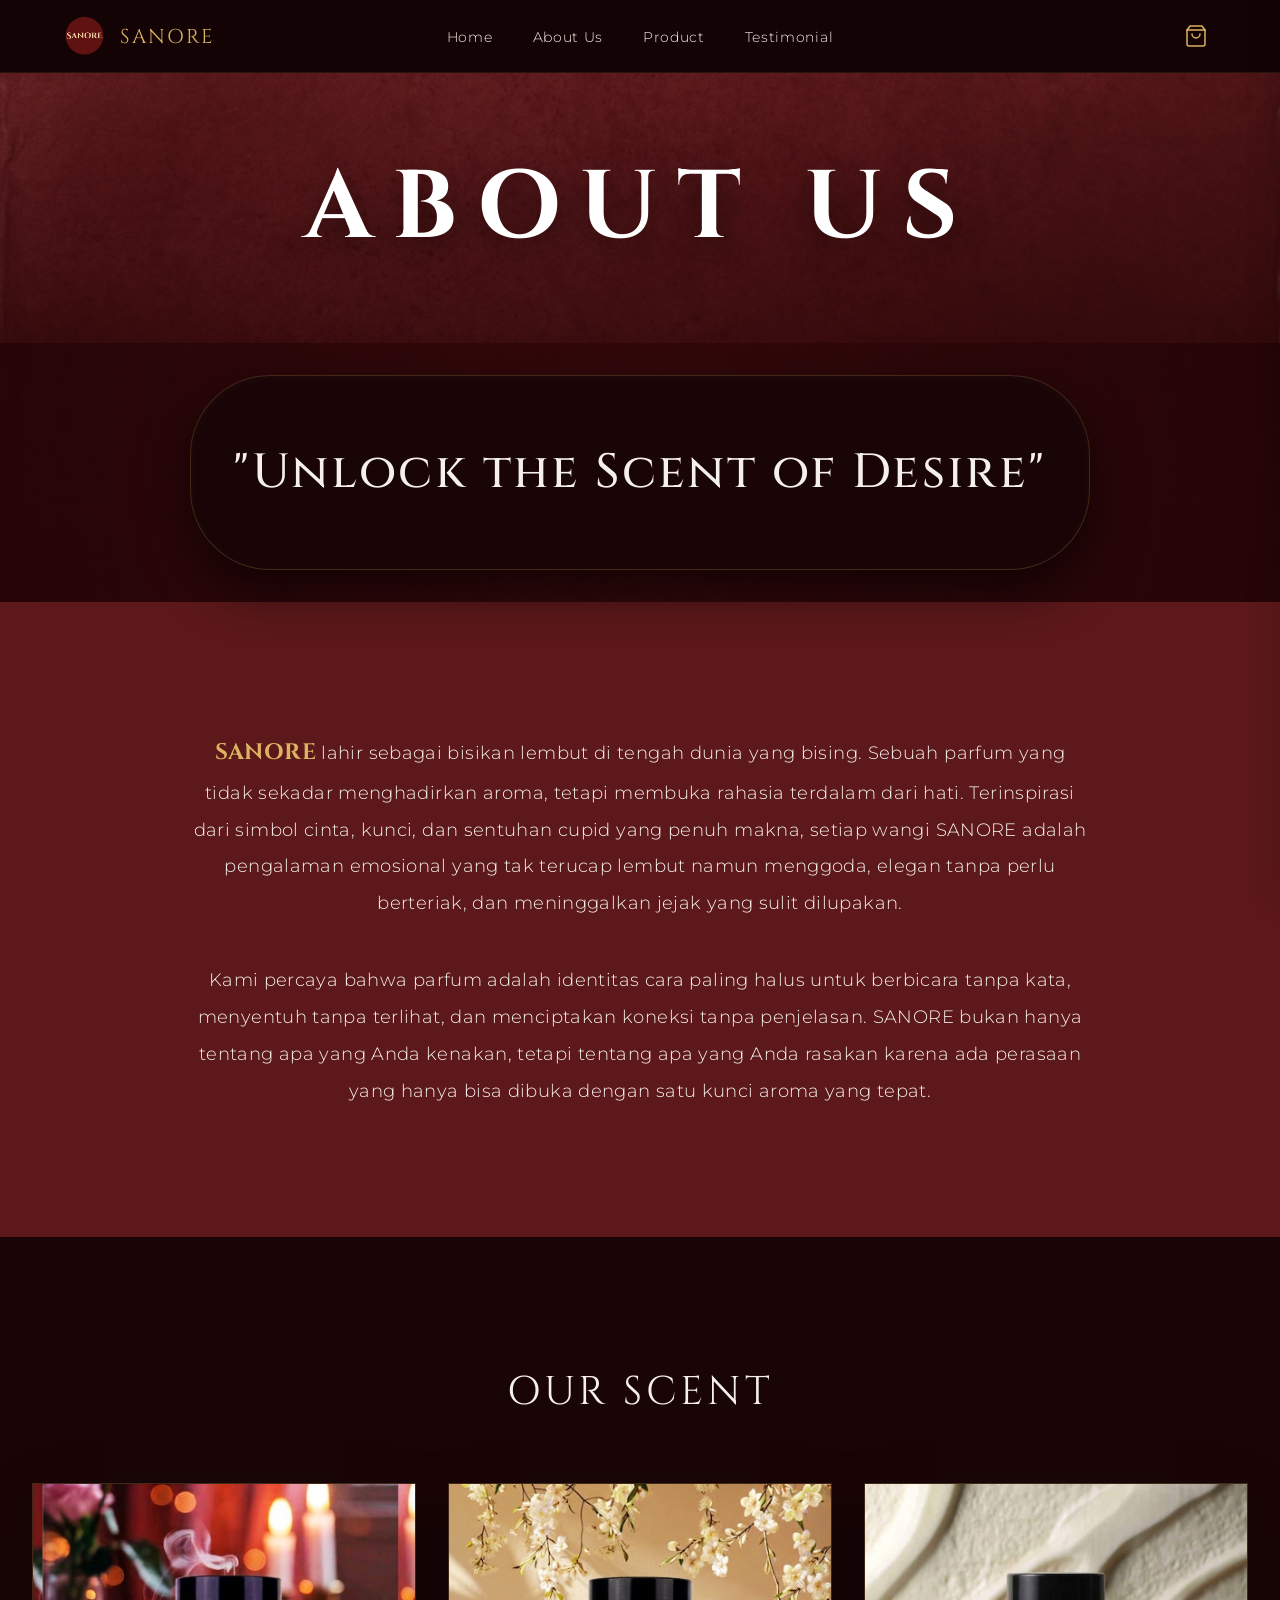
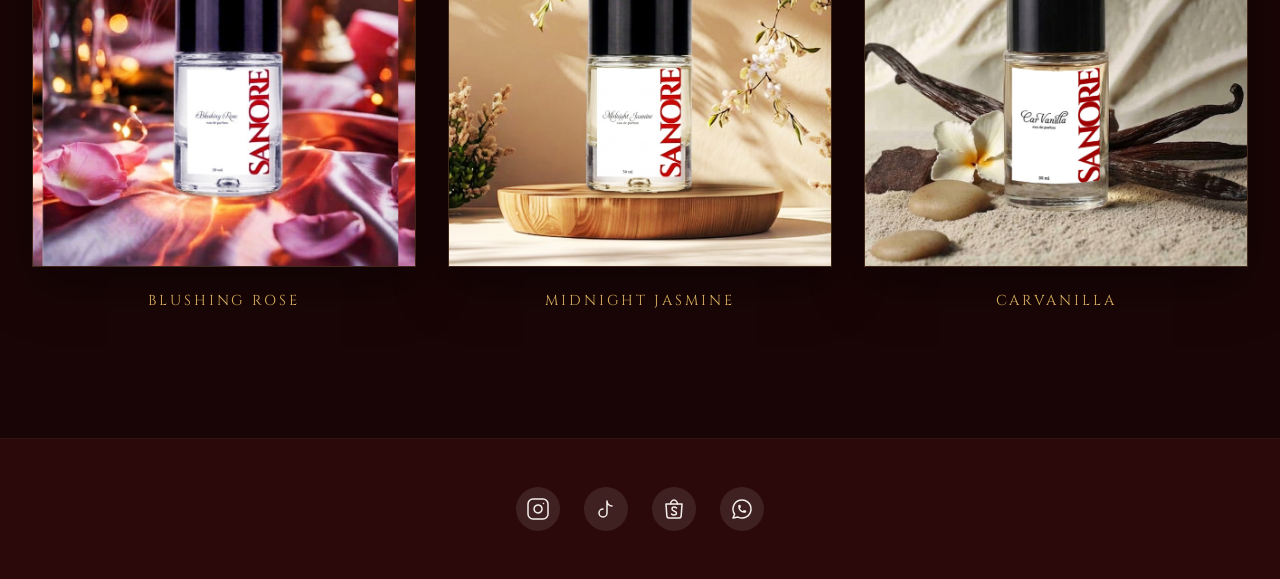
<file: about.html>
<!DOCTYPE html>
<html lang="en">

<head>
    <meta charset="UTF-8">
    <meta name="viewport" content="width=device-width, initial-scale=1.0">
    <title>About Us | SANORE | Our Story</title>
    <link rel="icon" type="image/png" href="assets/images/lambang.png?v=1">
    <link rel="stylesheet" href="assets/css/styles.css">
    <link rel="stylesheet" href="assets/css/cart.css">
    <link
        href="https://fonts.googleapis.com/css2?family=Cinzel:wght@400;500;600;700&family=Playfair+Display:ital,wght@0,400;0,500;0,600;1,400&family=Montserrat:wght@300;400;500&display=swap"
        rel="stylesheet">
</head>

<body>
    <script>document.body.classList.add('js-enabled');</script>
    <div class="bg-texture"></div>

    <nav class="navbar">
        <a href="index.html" class="nav-brand">
            <img src="assets/images/lambang.png" alt="SANORE" class="nav-logo" />
            <span class="nav-brand-text">SANORE</span>
        </a>
        <ul class="nav-links">
            <li><a href="index.html">Home</a></li>
            <li><a href="about.html" class="active">About Us</a></li>
            <li><a href="product.html">Product</a></li>
            <li><a href="testimonial.html">Testimonial</a></li>
        </ul>
        <button class="nav-toggle" aria-label="Toggle navigation">
            <span></span>
            <span></span>
            <span></span>
        </button>
    </nav>
    <button class="nav-cart-btn" aria-label="View Cart">
        <svg width="24" height="24" viewBox="0 0 24 24" fill="none" stroke="currentColor" stroke-width="1.5"
            stroke-linecap="round" stroke-linejoin="round">
            <path d="M6 2L3 6v14a2 2 0 0 0 2 2h14a2 2 0 0 0 2-2V6l-3-4Z"></path>
            <line x1="3" y1="6" x2="21" y2="6"></line>
            <path d="M16 10a4 4 0 0 1-8 0"></path>
        </svg>
        <span class="cart-count-badge">0</span>
    </button>

    <main>
        <!-- ABOUT HERO -->
        <section class="about-hero">
            <div class="about-hero-overlay"></div>
            <h1 class="about-hero-title">ABOUT US</h1>
        </section>

        <!-- SUBTITLE BAR -->
        <section class="about-subtitle-bar">
            <h2 class="about-subtitle reveal-on-scroll">"Unlock the Scent of Desire"</h2>
        </section>

        <!-- STORY SECTION -->
        <section class="about-story">
            <div class="story-container">
                <p class="story-text">
                    <strong>SANORE</strong> lahir sebagai bisikan lembut di tengah dunia yang bising.
                    Sebuah parfum yang tidak sekadar menghadirkan aroma, tetapi membuka rahasia terdalam dari hati.
                    Terinspirasi dari simbol cinta, kunci, dan sentuhan cupid yang penuh makna, setiap wangi SANORE
                    adalah pengalaman
                    emosional yang tak terucap lembut namun menggoda, elegan tanpa perlu berteriak, dan meninggalkan
                    jejak yang sulit dilupakan.
                </p>
                <p class="story-text">
                    Kami percaya bahwa parfum adalah identitas cara paling halus untuk berbicara tanpa kata, menyentuh
                    tanpa terlihat, dan menciptakan koneksi tanpa penjelasan. SANORE bukan hanya tentang apa yang Anda
                    kenakan, tetapi tentang apa yang Anda rasakan karena ada perasaan yang hanya bisa dibuka dengan satu
                    kunci aroma yang tepat.
                </p>
            </div>
        </section>

        <!-- OUR SCENT SECTION -->
        <section class="our-scent">
            <div class="title-accent"></div>
            <h2 class="section-title">OUR SCENT</h2>

            <div class="scent-grid">
                <a href="product.html#blushing-rose" class="scent-card">
                    <div class="scent-img-wrapper">
                        <img src="assets/images/rosenew30ml.png" alt="Blushing Rose">
                    </div>
                    <p class="scent-label">BLUSHING ROSE</p>
                </a>
                <a href="product.html#midnight-jasmine" class="scent-card">
                    <div class="scent-img-wrapper">
                        <img src="assets/images/Jasmin 30ml.jpeg" alt="Midnight Jasmine">
                    </div>
                    <p class="scent-label">MIDNIGHT JASMINE</p>
                </a>
                <a href="product.html#carvanilla" class="scent-card">
                    <div class="scent-img-wrapper">
                        <img src="assets/images/carvanillanew30ml.png" alt="Carvanilla">
                    </div>
                    <p class="scent-label">CARVANILLA</p>
                </a>
            </div>
        </section>
    </main>

    <footer class="footer">
        <div class="social-links">
            <a href="https://www.instagram.com/sanore_parfume?igsh=MWIxMXpseWVjMG84cA==" class="social-icon"
                aria-label="Instagram">
                <svg width="24" height="24" viewBox="0 0 24 24" fill="none" stroke="currentColor" stroke-width="1.5"
                    stroke-linecap="round" stroke-linejoin="round">
                    <rect x="2" y="2" width="20" height="20" rx="5" ry="5"></rect>
                    <path d="M16 11.37A4 4 0 1 1 12.63 8 4 4 0 0 1 16 11.37z"></path>
                    <line x1="17.5" y1="6.5" x2="17.51" y2="6.5"></line>
                </svg>
            </a>
            <a href="https://www.tiktok.com/@sanoreparfume?_r=1&_t=ZS-95giGS6p5yn" class="social-icon"
                aria-label="TikTok">
                <svg width="24" height="24" viewBox="0 0 24 24" fill="none" stroke="currentColor" stroke-width="1.5"
                    stroke-linecap="round" stroke-linejoin="round">
                    <path d="M9 12a4 4 0 1 0 4 4V4a5 5 0 0 0 5 5"></path>
                </svg>
            </a>
            <a href="https://shopee.co.id/sanoreparfum" class="social-icon" aria-label="Shopee">
                <svg width="24" height="24" viewBox="0 0 24 24" fill="none" stroke="currentColor" stroke-width="1.5"
                    stroke-linecap="round" stroke-linejoin="round">
                    <path d="M4 7l.867 12.143a2 2 0 0 0 2 1.857h10.276a2 2 0 0 0 2 -1.857l.867 -12.143h-16.01z" />
                    <path d="M8.5 7c0 -1.653 1.5 -4 3.5 -4s3.5 2.347 3.5 4" />
                    <path
                        d="M9.5 17c.413 .462 1 1 2.5 1s2.5 -.897 2.5 -2s-1 -1.5 -2.5 -2s-2 -1.47 -2 -2c0 -1.104 1 -2 2 -2s1.5 0 2.5 1" />
                </svg>
            </a>
            <a href="https://wa.me/6281382885293?text=Halo,%20saya%20tertarik%20untuk%20membeli%20produknya"
                class="social-icon" aria-label="WhatsApp">
                <svg width="24" height="24" viewBox="0 0 24 24" fill="none" stroke="currentColor" stroke-width="1.5"
                    stroke-linecap="round" stroke-linejoin="round">
                    <path d="M3 21l1.65 -3.8a9 9 0 1 1 3.4 2.9l-5.05 .9" />
                    <path
                        d="M9 10a.5 .5 0 0 0 1 0v-1a.5 .5 0 0 0 -1 0v1a5 5 0 0 0 5 5h1a.5 .5 0 0 0 0 -1h-1a.5 .5 0 0 0 0 1" />
                </svg>
            </a>
        </div>
    </footer>

    <script>
        document.addEventListener('DOMContentLoaded', () => {
            // Navbar Toggle
            const navToggle = document.querySelector('.nav-toggle');
            const navLinks = document.querySelector('.nav-links');

            if (navToggle && navLinks) {
                navToggle.addEventListener('click', (e) => {
                    e.stopPropagation();
                    navLinks.classList.toggle('active');
                    navToggle.classList.toggle('active');
                });

                document.addEventListener('click', (e) => {
                    if (navLinks.classList.contains('active') && !navLinks.contains(e.target) && !navToggle.contains(e.target)) {
                        navLinks.classList.remove('active');
                        navToggle.classList.remove('active');
                    }
                });
            }

            // Reveal Animation Observer
            const observerOptions = { threshold: 0.15 };
            const observer = new IntersectionObserver((entries) => {
                entries.forEach(entry => {
                    if (entry.isIntersecting) {
                        entry.target.classList.add('is-visible');
                    }
                });
            }, observerOptions);

            document.querySelectorAll('.reveal-on-scroll').forEach(el => {
                observer.observe(el);
            });
        });
    </script>
    <script src="assets/js/cart.js"></script>
</body>

</html>
</file>
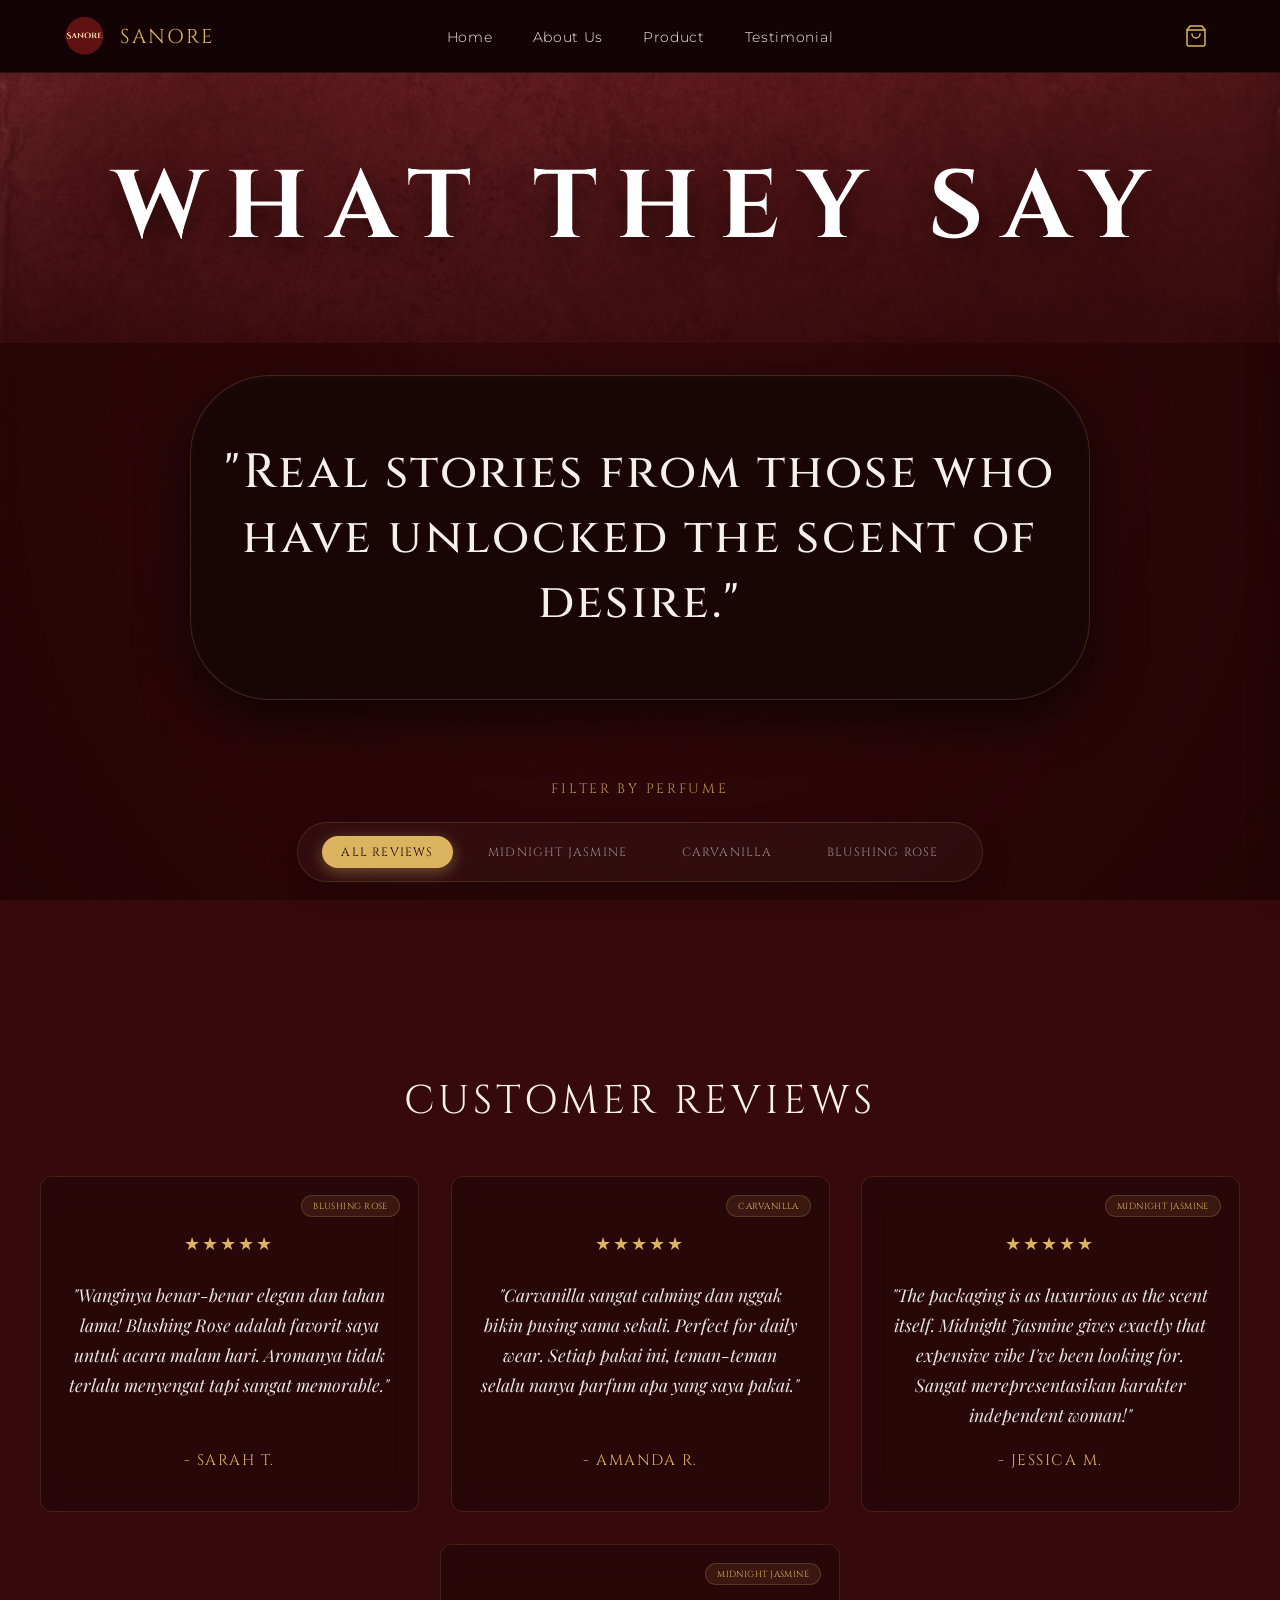
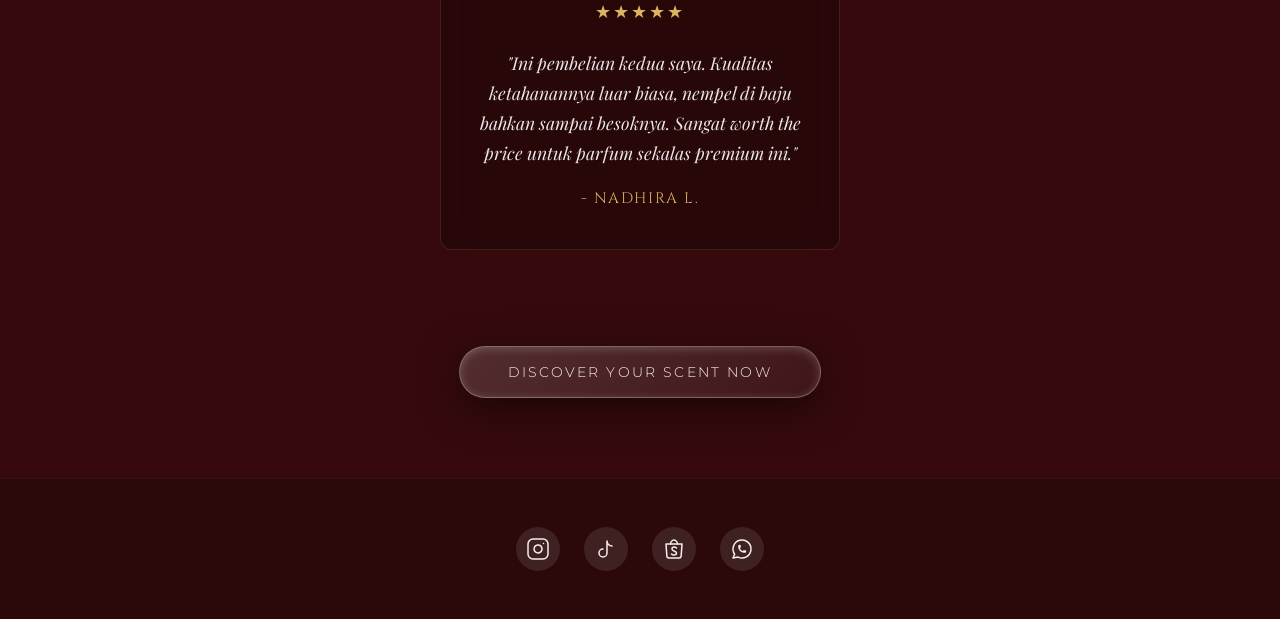
<file: testimonial.html>
<!DOCTYPE html>
<html lang="en">

<head>
    <meta charset="UTF-8">
    <meta name="viewport" content="width=device-width, initial-scale=1.0">
    <title>Testimonial | SANORE</title>
    <link rel="icon" type="image/png" href="assets/images/lambang.png?v=1">
    <link rel="stylesheet" href="assets/css/styles.css">
    <link rel="stylesheet" href="assets/css/cart.css">
    <link
        href="https://fonts.googleapis.com/css2?family=Cinzel:wght@400;500;600;700&family=Playfair+Display:ital,wght@0,400;0,500;0,600;1,400&family=Montserrat:wght@300;400;500&display=swap"
        rel="stylesheet">
</head>

<body>
    <script>document.body.classList.add('js-enabled');</script>
    <div class="bg-texture"></div>

    <nav class="navbar">
        <a href="index.html" class="nav-brand">
            <img src="assets/images/lambang.png" alt="SANORE" class="nav-logo" />
            <span class="nav-brand-text">SANORE</span>
        </a>
        <ul class="nav-links">
            <li><a href="index.html">Home</a></li>
            <li><a href="about.html">About Us</a></li>
            <li><a href="product.html">Product</a></li>
            <li><a href="testimonial.html" class="active">Testimonial</a></li>
        </ul>
        <button class="nav-toggle" aria-label="Toggle navigation">
            <span></span>
            <span></span>
            <span></span>
        </button>
    </nav>
    <button class="nav-cart-btn" aria-label="View Cart">
        <svg width="24" height="24" viewBox="0 0 24 24" fill="none" stroke="currentColor" stroke-width="1.5"
            stroke-linecap="round" stroke-linejoin="round">
            <path d="M6 2L3 6v14a2 2 0 0 0 2 2h14a2 2 0 0 0 2-2V6l-3-4Z"></path>
            <line x1="3" y1="6" x2="21" y2="6"></line>
            <path d="M16 10a4 4 0 0 1-8 0"></path>
        </svg>
        <span class="cart-count-badge">0</span>
    </button>

    <main>
        <!-- TESTIMONIAL HERO -->
        <section class="about-hero">
            <div class="about-hero-overlay"></div>
            <h1 class="about-hero-title">WHAT THEY SAY</h1>
        </section>

        <!-- SUBTITLE BAR -->
        <section class="about-subtitle-bar reveal-on-scroll">
            <h3 class="about-subtitle">"Real stories from those who have unlocked the scent of desire."</h3>
        </section>

        <!-- TESTIMONIAL SELECTOR -->
        <section class="testimonial-selector reveal-on-scroll">
            <p class="filter-title">Filter by Perfume</p>
            <div class="filter-group">
                <button class="filter-btn active" data-filter="all">All Reviews</button>
                <button class="filter-btn" data-filter="midnight-jasmine">Midnight Jasmine</button>
                <button class="filter-btn" data-filter="carvanilla">Carvanilla</button>
                <button class="filter-btn" data-filter="blushing-rose">Blushing Rose</button>
            </div>
        </section>

        <!-- TESTIMONIAL GRID -->
        <section class="testimonial-section reveal-on-scroll">
            <h2 class="section-title">CUSTOMER REVIEWS</h2>

            <div class="testimonial-grid">
                <!-- Review 1 -->
                <div class="testimonial-card reveal-on-scroll" data-product="blushing-rose">
                    <span class="product-badge">Blushing Rose</span>
                    <div class="testimonial-stars">★★★★★</div>
                    <p class="testimonial-text">
                        "Wanginya benar-benar elegan dan tahan lama! Blushing Rose adalah favorit saya untuk acara malam
                        hari. Aromanya tidak terlalu menyengat tapi sangat memorable."
                    </p>
                    <p class="testimonial-author">- Sarah T.</p>
                </div>

                <!-- Review 2 -->
                <div class="testimonial-card reveal-on-scroll" data-product="carvanilla">
                    <span class="product-badge">Carvanilla</span>
                    <div class="testimonial-stars">★★★★★</div>
                    <p class="testimonial-text">
                        "Carvanilla sangat calming dan nggak bikin pusing sama sekali. Perfect for daily wear. Setiap
                        pakai ini, teman-teman selalu nanya parfum apa yang saya pakai."
                    </p>
                    <p class="testimonial-author">- Amanda R.</p>
                </div>

                <!-- Review 3 -->
                <div class="testimonial-card reveal-on-scroll" data-product="midnight-jasmine">
                    <span class="product-badge">Midnight Jasmine</span>
                    <div class="testimonial-stars">★★★★★</div>
                    <p class="testimonial-text">
                        "The packaging is as luxurious as the scent itself. Midnight Jasmine gives exactly that
                        expensive vibe I've been looking for. Sangat merepresentasikan karakter independent woman!"
                    </p>
                    <p class="testimonial-author">- Jessica M.</p>
                </div>

                <!-- Review 4 -->
                <div class="testimonial-card reveal-on-scroll" data-product="midnight-jasmine">
                    <span class="product-badge">Midnight Jasmine</span>
                    <div class="testimonial-stars">★★★★★</div>
                    <p class="testimonial-text">
                        "Ini pembelian kedua saya. Kualitas ketahanannya luar biasa, nempel di baju bahkan sampai
                        besoknya. Sangat worth the price untuk parfum sekalas premium ini."
                    </p>
                    <p class="testimonial-author">- Nadhira L.</p>
                </div>
            </div>
        </section>

        <!-- BUNDLE PROMO RE-USE -->
        <section class="cta-bar reveal-on-scroll" style="margin-top: -2rem;">
            <a href="product.html" class="cta-link">DISCOVER YOUR SCENT NOW</a>
        </section>
    </main>

    <footer class="footer">
        <div class="social-links">
            <a href="https://www.instagram.com/sanore_parfume?igsh=MWIxMXpseWVjMG84cA==" class="social-icon"
                aria-label="Instagram">
                <svg width="24" height="24" viewBox="0 0 24 24" fill="none" stroke="currentColor" stroke-width="1.5"
                    stroke-linecap="round" stroke-linejoin="round">
                    <rect x="2" y="2" width="20" height="20" rx="5" ry="5"></rect>
                    <path d="M16 11.37A4 4 0 1 1 12.63 8 4 4 0 0 1 16 11.37z"></path>
                    <line x1="17.5" y1="6.5" x2="17.51" y2="6.5"></line>
                </svg>
            </a>
            <a href="https://www.tiktok.com/@sanoreparfume?_r=1&_t=ZS-95giGS6p5yn" class="social-icon"
                aria-label="TikTok">
                <svg width="24" height="24" viewBox="0 0 24 24" fill="none" stroke="currentColor" stroke-width="1.5"
                    stroke-linecap="round" stroke-linejoin="round">
                    <path d="M9 12a4 4 0 1 0 4 4V4a5 5 0 0 0 5 5"></path>
                </svg>
            </a>
            <a href="https://shopee.co.id/sanoreparfum" class="social-icon" aria-label="Shopee">
                <svg width="24" height="24" viewBox="0 0 24 24" fill="none" stroke="currentColor" stroke-width="1.5"
                    stroke-linecap="round" stroke-linejoin="round">
                    <path d="M4 7l.867 12.143a2 2 0 0 0 2 1.857h10.276a2 2 0 0 0 2 -1.857l.867 -12.143h-16.01z" />
                    <path d="M8.5 7c0 -1.653 1.5 -4 3.5 -4s3.5 2.347 3.5 4" />
                    <path
                        d="M9.5 17c.413 .462 1 1 2.5 1s2.5 -.897 2.5 -2s-1 -1.5 -2.5 -2s-2 -1.47 -2 -2c0 -1.104 1 -2 2 -2s1.5 0 2.5 1" />
                </svg>
            </a>
            <a href="https://wa.me/6281382885293?text=Halo,%20saya%20tertarik%20untuk%20membeli%20produknya"
                class="social-icon" aria-label="WhatsApp">
                <svg width="24" height="24" viewBox="0 0 24 24" fill="none" stroke="currentColor" stroke-width="1.5"
                    stroke-linecap="round" stroke-linejoin="round">
                    <path d="M3 21l1.65 -3.8a9 9 0 1 1 3.4 2.9l-5.05 .9" />
                    <path
                        d="M9 10a.5 .5 0 0 0 1 0v-1a.5 .5 0 0 0 -1 0v1a5 5 0 0 0 5 5h1a.5 .5 0 0 0 0 -1h-1a.5 .5 0 0 0 0 1" />
                </svg>
            </a>
        </div>
    </footer>

    <script>
        document.addEventListener('DOMContentLoaded', () => {
            const navToggle = document.querySelector('.nav-toggle');
            const navLinks = document.querySelector('.nav-links');

            if (navToggle && navLinks) {
                navToggle.addEventListener('click', (e) => {
                    e.stopPropagation();
                    navLinks.classList.toggle('active');
                    navToggle.classList.toggle('active');
                });

                document.addEventListener('click', (e) => {
                    if (navLinks.classList.contains('active') && !navLinks.contains(e.target) && !navToggle.contains(e.target)) {
                        navLinks.classList.remove('active');
                        navToggle.classList.remove('active');
                    }
                });
            }

            const observerOptions = { threshold: 0.15 };
            const observer = new IntersectionObserver((entries) => {
                entries.forEach(entry => {
                    if (entry.isIntersecting) {
                        entry.target.classList.add('is-visible');
                    }
                });
            }, observerOptions);

            document.querySelectorAll('.reveal-on-scroll').forEach(el => {
                observer.observe(el);
            });

            // --- Testimonial Filtering Logic ---
            const filterBtns = document.querySelectorAll('.filter-btn');
            const testimonialCards = document.querySelectorAll('.testimonial-card');

            function filterTestimonials(filterValue) {
                testimonialCards.forEach(card => {
                    const product = card.getAttribute('data-product');
                    if (filterValue === 'all' || product === filterValue) {
                        card.classList.remove('hidden');
                    } else {
                        card.classList.add('hidden');
                    }
                });

                // Update active button state
                filterBtns.forEach(btn => {
                    if (btn.getAttribute('data-filter') === filterValue) {
                        btn.classList.add('active');
                    } else {
                        btn.classList.remove('active');
                    }
                });
            }

            filterBtns.forEach(btn => {
                btn.addEventListener('click', () => {
                    filterTestimonials(btn.getAttribute('data-filter'));
                });
            });

            // Check for URL parameter
            const urlParams = new URLSearchParams(window.location.search);
            const initialFilter = urlParams.get('filter');
            if (initialFilter) {
                // Wait a bit for animations if needed, or execute immediately
                filterTestimonials(initialFilter);

                // Scroll to selector to show the filter is active
                document.querySelector('.testimonial-selector').scrollIntoView({ behavior: 'smooth', block: 'center' });
            }
        });
    </script>
    <script src="assets/js/cart.js"></script>
</body>

</html>
</file>
<file: assets/css/styles.css>
/* ---- VARIABLES ---- */
:root {
  --color-primary: #5c181a;
  --color-primary-dark: #360a0c;
  --color-gold: #dcb360;
  --color-gold-light: #foebce;
  --color-text-light: #f5f0eb;
  --color-text-dark: #222;

  --font-display: 'Cinzel', serif;
  --font-body: 'Montserrat', sans-serif;
  --font-italic: 'Playfair Display', serif;

  --transition-smooth: all 0.4s cubic-bezier(0.25, 1, 0.5, 1);
}

/* ---- RESET ---- */
*,
*::before,
*::after {
  box-sizing: border-box;
  margin: 0;
  padding: 0;
}

html {
  scroll-behavior: smooth;
  scroll-padding-top: 80px; 
}

@media (max-width: 768px) {
  html {
    scroll-padding-top: 65px !important;
  }
}

body {
  font-family: var(--font-body);
  background-color: var(--color-primary-dark);
  color: var(--color-text-light);
  min-height: 100vh;
  position: relative;
  overflow-x: hidden;
}

/* Vintage Texture Overlay */
.bg-texture {
  position: fixed;
  top: 0;
  left: 0;
  width: 100vw;
  height: 100vh;
  background-image: url('../images/bg.png');
  background-size: cover;
  background-position: center;
  background-repeat: no-repeat;
  opacity: 0.15;
  z-index: -1;
  pointer-events: none;
  mix-blend-mode: overlay;
}

body::after {
  content: '';
  position: fixed;
  top: 0;
  left: 0;
  width: 100vw;
  height: 100vh;
  background: radial-gradient(circle at center, rgba(0, 0, 0, 0) 0%, rgba(30, 3, 5, 0.7) 100%);
  pointer-events: none;
  z-index: -1;
}

/* ---- NAVBAR ---- */
.navbar {
  display: flex;
  justify-content: space-between;
  align-items: center;
  padding: 1rem 4rem;
  padding-right: 10rem; /* Give room for the fixed cart button */
  position: sticky;
  top: 0;
  z-index: 100;
  background: rgba(20, 4, 6, 0.95);
  backdrop-filter: blur(10px);
  border-bottom: 1px solid rgba(220, 179, 96, 0.1);
}

@media (min-width: 1025px) {
  .nav-links {
    position: absolute;
    left: 50%;
    transform: translateX(-50%);
  }
}

.nav-toggle {
  display: none;
  background: none;
  border: none;
  cursor: pointer;
  padding: 10px;
  z-index: 101;
  flex-direction: column;
  gap: 5px;
  width: 40px;
}

.nav-toggle span {
  display: block;
  width: 25px;
  height: 2px;
  background-color: var(--color-text-light);
  transition: var(--transition-smooth);
}

.nav-toggle.active span:nth-child(1) {
  transform: translateY(7px) rotate(45deg);
}

.nav-toggle.active span:nth-child(2) {
  opacity: 0;
}

.nav-toggle.active span:nth-child(3) {
  transform: translateY(-7px) rotate(-45deg);
}

.nav-brand {
  display: flex;
  align-items: center;
  gap: 1rem;
  text-decoration: none;
  color: var(--color-gold);
}

.nav-brand:hover .nav-brand-text {
  color: var(--color-gold-light);
}

.nav-logo {
  height: 40px;
  width: 40px;
  border-radius: 50%;
  object-fit: cover;
  transition: transform 0.4s cubic-bezier(0.175, 0.885, 0.32, 1.275);
}

.nav-brand:hover .nav-logo {
  transform: scale(1.15) rotate(5deg);
}

.nav-brand-text {
  font-family: var(--font-display);
  font-size: 1.25rem;
  letter-spacing: 0.1em;
}

.nav-links {
  list-style: none;
  display: flex;
  align-items: center;
  gap: 2.5rem;
}

.nav-links a {
  text-decoration: none;
  color: var(--color-text-light);
  font-size: 0.85rem;
  font-weight: 300;
  letter-spacing: 0.05em;
  transition: var(--transition-smooth);
  position: relative;
}

.nav-links a::after {
  content: '';
  position: absolute;
  bottom: -4px;
  left: 50%;
  transform: translateX(-50%);
  width: 0;
  height: 1px;
  background-color: var(--color-gold);
  transition: var(--transition-smooth);
}

.nav-links a:hover {
  color: var(--color-gold);
}

.nav-links a:hover::after {
  width: 100%;
}

/* Base Media Queries moved to bottom */

.icon-btn {
  background: none;
  border: none;
  color: var(--color-text-light);
  cursor: pointer;
  transition: var(--transition-smooth);
  display: flex;
  align-items: center;
  justify-content: center;
}

.icon-btn:hover {
  color: var(--color-gold);
  transform: scale(1.1);
}

/* ---- HERO SECTION ---- */
.hero {
  min-height: 80vh;
  display: flex;
  flex-direction: column;
  justify-content: center;
  align-items: center;
  text-align: center;
  padding: 2rem;
  position: relative;
  z-index: 5;
}

.hero-content {
  display: flex;
  flex-direction: column;
  align-items: center;
  gap: 1rem;
}

.hero-illustration {
  width: 650px;
  max-width: 95vw;
  object-fit: contain;
  margin-bottom: 0;
  filter: drop-shadow(0 0 30px rgba(0, 0, 0, 0.5));
  transition: transform 0.15s ease-out;
}

.hero-title {
  font-family: var(--font-display);
  font-size: clamp(4rem, 10vw, 8rem);
  font-weight: 500;
  line-height: 1;
  color: var(--color-gold);
  letter-spacing: 0.08em;
  text-shadow: 0 4px 12px rgba(0, 0, 0, 0.4);
}

.hero-tagline {
  font-family: var(--font-display);
  font-size: clamp(1rem, 2.5vw, 1.8rem);
  letter-spacing: 0.2em;
  color: var(--color-text-light);
  margin-top: 0.5rem;
  font-weight: 300;
  text-transform: uppercase;
}

/* ---- CTA BAR ---- */
.cta-bar {
  background: linear-gradient(135deg, rgba(255, 255, 255, 0.15) 0%, rgba(255, 255, 255, 0.05) 100%);
  backdrop-filter: blur(20px);
  -webkit-backdrop-filter: blur(20px);
  text-align: center;
  padding: 1rem 3rem;
  width: fit-content;
  min-width: 320px;
  max-width: 90vw;
  margin: -3rem auto 5rem;
  position: relative;
  z-index: 20;
  border-radius: 100px;
  border: 1px solid rgba(255, 255, 255, 0.3);
  box-shadow: 0 10px 40px rgba(0, 0, 0, 0.5), inset 0 2px 10px rgba(255, 255, 255, 0.2);
  transition: var(--transition-smooth);
  animation: float-bubble 4s ease-in-out infinite;
}

@keyframes float-bubble {

  0%,
  100% {
    transform: translateY(0);
  }

  50% {
    transform: translateY(-10px);
  }
}

.cta-bar:hover {
  background: rgba(255, 255, 255, 0.2);
  animation-play-state: paused;
  transform: scale(1.05);
  box-shadow: 0 15px 50px rgba(0, 0, 0, 0.6), inset 0 2px 15px rgba(255, 255, 255, 0.3);
}

.cta-link {
  font-family: var(--font-body);
  color: var(--color-text-light);
  text-decoration: none;
  font-size: 0.9rem;
  font-weight: 300;
  letter-spacing: 0.15em;
  text-transform: uppercase;
  display: block;
}

/* ---- BUNDLES SECTION ---- */
.bundles {
  background: linear-gradient(to bottom, #501316 0%, #3b0d10 100%);
  padding: 6rem 2rem 8rem;
  position: relative;
  z-index: 5;
  text-align: center;
}

.section-title {
  font-family: var(--font-display);
  font-size: 2.5rem;
  letter-spacing: 0.1em;
  color: var(--color-text-light);
  margin-bottom: 2rem;
  font-weight: 400;
}

.section-description {
  font-family: var(--font-body);
  font-size: 1.1rem;
  line-height: 1.8;
  max-width: 900px;
  margin: 0 auto 4rem;
  color: rgba(255, 255, 255, 0.9);
  font-style: normal;
  font-weight: 300;
}

.section-description em {
  font-weight: 600;
  font-style: italic;
  font-family: var(--font-display);
}

.product-showcase {
  display: flex;
  justify-content: center;
  gap: 2rem;
  flex-wrap: wrap;
  max-width: 1200px;
  margin: 0 auto;
}

.product-card {
  flex: 1;
  min-width: 300px;
  max-width: 500px;
  display: flex;
  flex-direction: column;
  align-items: center;
  gap: 1rem;
  text-decoration: none;
  color: inherit;
}

.product-image-wrapper {
  width: 100%;
  aspect-ratio: 4/3;
  overflow: hidden;
  box-shadow: 0 15px 40px rgba(0, 0, 0, 0.4);
  position: relative;
  background-color: var(--color-primary-dark);
}

.product-image-wrapper::after {
  content: '';
  position: absolute;
  inset: 0;
  box-shadow: inset 0 0 30px rgba(0, 0, 0, 0.2);
  pointer-events: none;
}

.product-card:hover .product-image-wrapper {
  box-shadow: 0 15px 50px rgba(220, 179, 96, 0.3);
}

.product-img {
  width: 100%;
  height: 100%;
  object-fit: cover;
  transition: transform 0.8s cubic-bezier(0.25, 1, 0.5, 1);
}

.product-card:hover .product-img {
  transform: scale(1.08);
}

.product-label {
  font-family: var(--font-display);
  font-size: 1.5rem;
  color: var(--color-text-light);
  margin-top: 1rem;
}

/* ---- FOOTER ---- */
.footer {
  padding: 3rem 2rem;
  text-align: center;
  background-color: rgba(0, 0, 0, 0.2);
  position: relative;
  z-index: 5;
  border-top: 1px solid rgba(255, 255, 255, 0.05);
}

.social-links {
  display: flex;
  justify-content: center;
  gap: 1.5rem;
}

.social-icon {
  display: flex;
  align-items: center;
  justify-content: center;
  width: 44px;
  height: 44px;
  border-radius: 50%;
  background-color: rgba(255, 255, 255, 0.1);
  color: var(--color-text-light);
  transition: var(--transition-smooth);
}

.social-icon:hover {
  background-color: var(--color-gold);
  color: var(--color-primary-dark);
  transform: translateY(-3px);
}

/* Responsive */
/* Responsive moved to bottom */

/* ---- ORDER NOW SECTION ---- */
.order-now {
  background-color: #1a0506;
  padding-bottom: 8rem;
}

.order-now-title-box {
  background: linear-gradient(rgba(92, 24, 26, 0.8), rgba(54, 10, 12, 0.9)), url('../images/bg.png');
  background-size: cover;
  background-position: center;
  padding: 4rem 2rem;
  text-align: center;
  border-bottom: 1px solid rgba(220, 179, 96, 0.2);
}

.order-now-title {
  font-family: var(--font-display);
  font-size: clamp(2rem, 8vw, 4.5rem);
  letter-spacing: 0.1em;
  color: #f0ebce;
  text-transform: uppercase;
  font-weight: 500;
  text-shadow: 0 4px 15px rgba(0, 0, 0, 0.5);
}

@media (max-width: 480px) {
  .order-now-title-box {
    padding: 3rem 1rem;
  }
}

.brand-banner {
  background-color: #fff;
  padding: 4rem 2rem;
  display: flex;
  justify-content: center;
  align-items: center;
  position: relative;
  overflow: hidden;
}

.brand-banner::before,
.brand-banner::after {
  content: '';
  position: absolute;
  width: 100%;
  height: 1px;
  background: linear-gradient(to right, transparent, rgba(0, 0, 0, 0.1), transparent);
}

.brand-banner::before {
  top: 0;
}

.brand-banner::after {
  bottom: 0;
}

.ornate-logo-wrapper {
  position: relative;
  width: 300px;
  height: 300px;
  display: flex;
  justify-content: center;
  align-items: center;
}

.sun-frame {
  position: absolute;
  width: 100%;
  height: 100%;
  background-image: url('../images/lambang.png');
  background-size: contain;
  background-repeat: no-repeat;
  background-position: center;
}

.banner-logo-text {
  font-family: var(--font-display);
  font-size: 2.5rem;
  color: #3b0d10;
  font-weight: 600;
  letter-spacing: 0.1em;
  z-index: 2;
  background: #fff;
  padding: 0 1rem;
}

/* Horizontal Product Cards */
.products-container {
  max-width: 1050px;
  margin: 0 auto;
  display: flex;
  flex-direction: column;
  gap: 0;
}

/* Reduced Desktop "Zoom" Effect */
@media (min-width: 1025px) {
  .products-container {
    max-width: 980px; /* Narrower container for better proportions */
  }
}

.product-detail-card {
  display: flex;
  background: rgba(92, 24, 26, 0.4);
  backdrop-filter: blur(15px);
  -webkit-backdrop-filter: blur(15px);
  border: 1px solid rgba(220, 179, 96, 0.3);
  border-radius: 20px;
  margin: 1.5rem 3rem 5rem;
  overflow: hidden;
  box-shadow: 0 15px 45px rgba(0, 0, 0, 0.5);
  transition: var(--transition-smooth);
}

.product-detail-card:hover {
  transform: translateY(-8px);
  box-shadow: 0 25px 60px rgba(0, 0, 0, 0.7), 0 0 40px rgba(220, 179, 96, 0.3);
  border-color: var(--color-gold);
  background: rgba(92, 24, 26, 0.5);
}

.product-visual {
  flex: 1;
  min-width: 320px;
  aspect-ratio: 4/3;
  overflow: hidden;
  position: relative;
  transition: box-shadow 0.4s ease;
}

.product-detail-card:hover .product-visual,
.product-detail-card:active .product-visual {
  box-shadow: 0 0 40px rgba(220, 179, 96, 0.3);
}

.product-visual::after {
  content: '';
  position: absolute;
  inset: 0;
  background: linear-gradient(to right, transparent 60%, rgba(26, 5, 6, 0.6));
  pointer-events: none;
}

.product-visual img {
  width: 100%;
  height: 100%;
  object-fit: cover;
  transition: transform 1.5s ease, opacity 0.3s ease;
}

.product-detail-card:hover .product-visual img {
  transform: scale(1.08);
}

.product-info-box {
  flex: 1.3;
  padding: 2.5rem 3.5rem;
  display: flex;
  flex-direction: column;
  justify-content: center;
  gap: 1.5rem;
}

@media (min-width: 1025px) {
  .product-detail-card {
    margin: 1.5rem 4.5rem 5rem; /* Increased side margins */
  }
  
  .product-info-box {
    padding: 2rem 3rem; /* Reduced internal padding */
    gap: 1.2rem;
  }
  
  .product-card-title {
    font-size: 1.3rem; /* Slightly smaller title */
  }
}

.product-card-header {
  display: flex;
  justify-content: space-between;
  align-items: baseline;
  border-bottom: 1px solid rgba(220, 179, 96, 0.2);
  padding-bottom: 0.8rem;
  margin-bottom: 0.5rem;
}

.product-card-title {
  font-family: var(--font-display);
  font-size: 1.4rem;
  color: #f0ebce;
  letter-spacing: 0.1em;
}

.product-card-price {
  font-family: var(--font-italic);
  font-size: 1.25rem;
  color: var(--color-gold);
  font-style: italic;
  font-weight: 500;
  transition: opacity 0.2s ease-in-out;
}

.product-description {
  font-size: 0.9rem;
  line-height: 1.6;
  color: rgba(255, 255, 255, 0.85);
  font-weight: 300;
}

.fragrance-notes {
  display: flex;
  flex-direction: column;
  gap: 1rem;
}

.note-item {
  display: flex;
  flex-direction: column;
  gap: 0.25rem;
}

.note-label {
  font-family: var(--font-display);
  font-size: 0.75rem;
  text-transform: uppercase;
  color: var(--color-gold);
  letter-spacing: 0.1em;
}

.note-content {
  font-size: 0.9rem;
  color: var(--color-text-light);
  font-weight: 300;
}

.product-size {
  margin-top: 1rem;
  padding-top: 1rem;
  border-top: 1px solid rgba(255, 255, 255, 0.1);
  display: flex;
  align-items: center;
}

.size-label {
  font-family: var(--font-display);
  font-size: 0.75rem;
  text-transform: uppercase;
  color: rgba(255, 255, 255, 0.5);
  margin-right: 1.5rem;
}

/* Custom Size Toggle Switch */
.size-toggle-container {
  display: flex;
  align-items: center;
  background: rgba(20, 4, 6, 0.5);
  border: 1px solid rgba(220, 179, 96, 0.3);
  border-radius: 30px;
  position: relative;
  width: 140px; 
  height: 32px;
  overflow: hidden;
}

.size-option {
  flex: 1;
  text-align: center;
  font-family: var(--font-display);
  font-size: 0.75rem;
  color: var(--color-text-light);
  cursor: pointer;
  position: relative;
  z-index: 2;
  transition: color 0.4s ease;
  line-height: 32px;
  user-select: none;
}

.size-option.active {
  color: #1a0506;
  font-weight: bold;
}

.size-slider {
  position: absolute;
  top: 0;
  left: 0;
  height: 100%;
  width: 50%;
  background: var(--color-gold);
  border-radius: 30px;
  z-index: 1;
  transition: transform 0.4s cubic-bezier(0.25, 1, 0.5, 1);
}

/* Product Detail Mobile moved to bottom */

/* ---- ABOUT US SPECIFIC STYLES ---- */
.about-hero {
  height: 30vh;
  display: flex;
  justify-content: center;
  align-items: center;
  position: relative;
  background: linear-gradient(rgba(92, 24, 26, 0.7), rgba(54, 10, 12, 0.85)), url('../images/bg.png');
  background-size: cover;
  background-position: center;
  overflow: hidden;
}

.about-hero-title {
  font-family: var(--font-display);
  font-size: clamp(3rem, 8vw, 6rem);
  letter-spacing: 0.2em;
  color: #fff;
  z-index: 2;
  text-shadow: 0 10px 30px rgba(0, 0, 0, 0.5);
  animation: fade-in-up 1s ease-out;
}

.about-subtitle-bar {
  background: transparent;
  padding: 2rem 2rem;
  text-align: center;
  display: flex;
  justify-content: center;
  position: relative;
  z-index: 10;
}

.about-subtitle {
  font-family: var(--font-display);
  font-size: clamp(1.5rem, 4vw, 3rem);
  color: #f5f0eb;
  font-weight: 500;
  letter-spacing: 0.05em;
  background: #1a0506;
  width: 85%;
  max-width: 900px;
  padding: 4rem 2rem;
  border-radius: 80px;
  border: 1px solid rgba(220, 179, 96, 0.2);
  box-shadow: 0 20px 50px rgba(0, 0, 0, 0.6), inset 0 2px 10px rgba(255, 255, 255, 0.03);
  margin: 0 auto;
  transition: var(--transition-smooth), border-color 0.4s ease, box-shadow 0.4s ease;
  cursor: default;
}

.about-subtitle:hover {
  transform: scale(1.03) translateY(-5px) !important;
  border-color: var(--color-gold);
  box-shadow: 0 30px 80px rgba(220, 179, 96, 0.2), 0 0 20px rgba(220, 179, 96, 0.1);
  animation-play-state: paused;
}

/* Subtitle responsive moved to bottom */

/* Scroll Reveal / Pop-up Animation - Assertive (Tegas) */
/* Scroll Reveal - Robust Logic */
.reveal-on-scroll {
  opacity: 1; /* Default visible to avoid blank pages */
  transform: translateY(0);
  transition: all 0.8s cubic-bezier(0.34, 1.56, 0.64, 1);
  will-change: opacity, transform, filter;
}

body.js-enabled .reveal-on-scroll:not(.is-visible) {
  opacity: 0;
  transform: translateY(50px) scale(0.9);
  filter: blur(8px);
}

.reveal-on-scroll.is-visible {
  opacity: 1;
  transform: translateY(0) scale(1);
  filter: blur(0);
  animation: float-bubble 5s ease-in-out infinite 0.8s;
}

.about-logo-banner {
  background-color: #fdfdfd;
  padding: 6rem 2rem;
  display: flex;
  justify-content: center;
  align-items: center;
  position: relative;
}

.ornate-frame {
  position: relative;
  width: 450px;
  height: 450px;
  display: flex;
  justify-content: center;
  align-items: center;
}

.frame-img {
  position: absolute;
  width: 100%;
  height: 100%;
  object-fit: contain;
  opacity: 0.9;
}

.banner-brand-text {
  font-family: var(--font-display);
  font-size: 3.5rem;
  color: #3b0d10;
  font-weight: 700;
  letter-spacing: 0.15em;
  z-index: 2;
  background: #fff;
  padding: 0.5rem 2rem;
}

.about-story {
  background-color: #5c181a;
  padding: 8rem 2rem;
  color: #f5f0eb;
}

/* Story responsive moved to bottom */

.story-container {
  max-width: 900px;
  margin: 0 auto;
  display: flex;
  flex-direction: column;
  gap: 2.5rem;
  text-align: center;
}

.story-text {
  font-family: var(--font-body);
  font-size: 1.15rem;
  line-height: 2;
  font-weight: 300;
  letter-spacing: 0.02em;
}

/* Story text responsive moved to bottom */

.story-text strong {
  font-family: var(--font-display);
  font-size: 1.4rem;
  color: var(--color-gold);
}

.our-scent {
  background-color: #1a0506;
  padding: 8rem 2rem;
  text-align: center;
}

.scent-grid {
  display: flex;
  justify-content: center;
  align-items: flex-start; /* Ensure all cards start at the same top line */
  gap: 2rem;
  flex-wrap: wrap;
  max-width: 1300px;
  margin: 4rem auto 0;
}

.scent-card {
  flex: 1;
  min-width: 300px;
  max-width: 400px;
  display: flex;
  flex-direction: column;
  align-items: center;
  gap: 1.5rem;
  transition: var(--transition-smooth);
  text-decoration: none;
  color: inherit;
}

/* Scent grid responsive moved to bottom */

.scent-img-wrapper {
  width: 100%;
  aspect-ratio: 1/1;
  overflow: hidden;
  border: 1px solid rgba(220, 179, 96, 0.2);
  box-shadow: 0 20px 50px rgba(0, 0, 0, 0.4);
}

.scent-img-wrapper img {
  display: block; /* Remove baseline spacing */
  width: 100%;
  height: 100%;
  object-fit: cover;
  transition: transform 1s ease;
}

.scent-card:hover .scent-img-wrapper,
.scent-card:active .scent-img-wrapper {
  transform: translateY(-5px);
  border-color: var(--color-gold);
  box-shadow: 0 15px 50px rgba(220, 179, 96, 0.3);
}

.scent-card:hover .scent-img-wrapper img {
  transform: scale(1.1);
}

.scent-label {
  font-family: var(--font-display);
  font-size: 0.9rem;
  letter-spacing: 0.2em;
  color: var(--color-gold);
  text-transform: uppercase;
  margin: 0; /* Clear default paragraph margin for perfect alignment */
}

@keyframes fade-in-up {
  from {
    opacity: 0;
    transform: translateY(30px);
  }
  to {
    opacity: 1;
    transform: translateY(0);
  }
}

/* ---- PRODUCT RATING STYLES ---- */
.product-rating {
  display: flex;
  align-items: center;
  gap: 1rem; /* Slightly tighter gap */
  margin: 0.8rem 0;
}

.rating-stars {
  color: var(--color-gold);
  letter-spacing: 2px;
  font-size: 1rem; /* Slightly smaller stars */
}

.view-reviews-link {
  font-family: var(--font-display);
  font-size: 0.7rem;
  color: var(--color-gold);
  text-decoration: none;
  background: rgba(220, 179, 96, 0.1);
  padding: 6px 16px;
  border: 1px solid rgba(220, 179, 96, 0.4);
  border-radius: 100px;
  letter-spacing: 0.1em;
  text-transform: uppercase;
  transition: var(--transition-smooth);
}

.view-reviews-link:hover {
  background: var(--color-gold);
  color: #1a0506;
  box-shadow: 0 0 15px rgba(220, 179, 96, 0.3);
}

/* ---- TESTIMONIAL FILTER STYLES ---- */
.testimonial-selector {
  display: flex;
  flex-direction: column;
  align-items: center;
  margin-top: 3rem;
  margin-bottom: 4rem;
}

.filter-title {
  font-family: var(--font-display);
  font-size: 0.85rem;
  color: var(--color-gold);
  letter-spacing: 0.2em;
  margin-bottom: 1.5rem;
  text-transform: uppercase;
  opacity: 0.8;
}

.filter-group {
  display: flex;
  gap: 1rem;
  flex-wrap: wrap;
  justify-content: center;
  padding: 0.8rem 1.5rem;
  background: rgba(255, 255, 255, 0.03);
  backdrop-filter: blur(10px);
  border: 1px solid rgba(220, 179, 96, 0.15);
  border-radius: 100px;
  box-shadow: 0 10px 30px rgba(0, 0, 0, 0.2);
}

.filter-btn {
  background: none;
  border: none;
  color: rgba(255, 255, 255, 0.5);
  font-family: var(--font-display);
  font-size: 0.75rem;
  letter-spacing: 0.1em;
  padding: 0.5rem 1.2rem;
  cursor: pointer;
  border-radius: 100px;
  transition: var(--transition-smooth);
  text-transform: uppercase;
}

.filter-btn:hover {
  color: var(--color-gold);
  background: rgba(220, 179, 96, 0.05);
}

.filter-btn.active {
  color: #1a0506;
  background: var(--color-gold);
  box-shadow: 0 4px 15px rgba(220, 179, 96, 0.4);
}

/* Testimonial Card Updates */
.testimonial-card {
  position: relative;
  overflow: hidden;
  transition: all 0.5s cubic-bezier(0.25, 1, 0.5, 1);
}

.testimonial-card.hidden {
  opacity: 0;
  transform: scale(0.9);
  pointer-events: none;
  display: none;
}

.product-badge {
  position: absolute;
  top: 1.1rem;
  right: 1.1rem;
  background: rgba(220, 179, 96, 0.1);
  color: var(--color-gold);
  font-family: var(--font-display);
  font-size: 0.55rem;
  padding: 0.25rem 0.7rem;
  border: 1px solid rgba(220, 179, 96, 0.2);
  border-radius: 100px;
  letter-spacing: 0.05em;
  text-transform: uppercase;
}

@media (max-width: 768px) {
  .filter-group {
    padding: 0.5rem 1rem;
    gap: 0.5rem;
    border-radius: 20px;
  }
  
  .filter-btn {
    padding: 0.4rem 0.8rem;
    font-size: 0.65rem;
  }
}

/* Ornate frame responsive moved to bottom */

/* ==========================================================================
   TESTIMONIALS
   ========================================================================== */
.testimonial-section {
  padding: 8rem 2rem;
  background-color: var(--color-primary-dark);
  text-align: center;
}

.testimonial-grid {
  display: flex;
  flex-wrap: wrap;
  gap: 2rem;
  justify-content: center;
  max-width: 1200px;
  margin: 3rem auto 0;
}

.testimonial-card {
  background: rgba(20, 4, 6, 0.4);
  backdrop-filter: blur(15px);
  -webkit-backdrop-filter: blur(15px);
  border: 1px solid rgba(220, 179, 96, 0.15);
  border-radius: 12px;
  padding: 3.5rem 1.75rem 2.5rem;
  flex: 1;
  min-width: 300px;
  max-width: 400px;
  display: flex;
  flex-direction: column;
  gap: 1.25rem;
  transition: var(--transition-smooth);
}

.testimonial-card:hover {
  transform: translateY(-10px);
  border-color: rgba(220, 179, 96, 0.4);
  box-shadow: 0 15px 40px rgba(0, 0, 0, 0.6);
}

.testimonial-stars {
  color: var(--color-gold);
  font-size: 1.1rem;
  letter-spacing: 2px;
  margin-bottom: 0.4rem;
  display: block;
  text-align: center;
}

.testimonial-text {
  font-family: var(--font-italic);
  font-size: 1.1rem;
  line-height: 1.7;
  color: rgba(255, 255, 255, 0.9);
  font-style: italic;
  flex-grow: 1;
}

.testimonial-author {
  font-family: var(--font-display);
  font-size: 0.95rem;
  color: var(--color-gold);
  letter-spacing: 0.1em;
  text-transform: uppercase;
  margin-top: auto;
}

/* ==========================================================================
   CONSOLIDATED MOBILE OVERRIDES (DEFINITIVE)
   ========================================================================== */

@media (max-width: 768px) {
  /* Navbar Layout - Absolute Ends */
  .navbar {
    padding: 0.6rem 1.2rem !important;
    display: flex !important;
    flex-direction: row !important;
    justify-content: space-between !important;
    align-items: center !important;
  }
  
  .nav-brand {
    display: flex !important;
    align-items: center !important;
    margin: 0 !important;
  }

  .nav-toggle {
    display: flex !important;
    margin: 0 !important;
  }

  .nav-links {
    position: absolute;
    top: 100%;
    left: 0;
    width: 100% !important;
    background: rgba(20, 4, 6, 0.98) !important;
    flex-direction: column !important;
    padding: 2rem 1.5rem !important;
    gap: 1.5rem !important;
    border-bottom: 1px solid rgba(220, 179, 96, 0.2);
    text-align: center;
    z-index: 1000;
    
    /* Reveal Animation Logic */
    opacity: 0;
    visibility: hidden;
    transform: translateY(-20px);
    pointer-events: none;
    transition: all 0.5s cubic-bezier(0.16, 1, 0.3, 1);
    display: flex !important;
  }

  .nav-links.active {
    opacity: 1;
    visibility: visible;
    transform: translateY(0);
    pointer-events: all;
  }

  .nav-links li {
    opacity: 0;
    transform: translateY(10px);
    transition: all 0.4s cubic-bezier(0.16, 1, 0.3, 1);
  }

  .nav-links.active li {
    opacity: 1;
    transform: translateY(0);
  }

  .nav-links.active li:nth-child(1) { transition-delay: 0.1s; }
  .nav-links.active li:nth-child(2) { transition-delay: 0.15s; }
  .nav-links.active li:nth-child(3) { transition-delay: 0.2s; }
  .nav-links.active li:nth-child(4) { transition-delay: 0.25s; }

  /* Force Global Reset for Mobile */
  html, body { overflow-x: hidden !important; width: 100% !important; }
  * { box-sizing: border-box !important; }

  /* Product Cards - Ultimate Compactness */
  .product-detail-card {
    flex-direction: column !important;
    margin: 1rem 0.5rem 2.5rem !important;
    border-radius: 12px !important;
    width: auto !important;
  }

  .product-visual {
    width: 100% !important;
    height: 180px !important;
    overflow: hidden !important;
    aspect-ratio: unset !important;
  }

  .product-visual img {
    height: 180px !important;
    width: 100% !important;
    object-fit: cover !important;
  }

  .product-info-box {
    padding: 0.8rem 1rem 1.25rem !important;
    justify-content: flex-start !important;
    gap: 0.5rem !important;
  }

  .product-card-header {
    display: flex !important;
    justify-content: space-between !important;
    align-items: center !important;
    padding-bottom: 0.2rem !important;
    margin-bottom: 0 !important;
  }

  .product-card-title { font-size: 1rem !important; margin: 0 !important; }
  .product-card-price { font-size: 0.95rem !important; color: var(--color-gold); margin: 0 !important; }
  .product-description { font-size: 0.75rem !important; line-height: 1.4; opacity: 0.85; margin-top: 0.2rem !important; }

  /* About & Scent Grid Fix */
  .scent-grid {
    display: flex !important;
    flex-direction: row !important;
    flex-wrap: wrap !important;
    justify-content: center !important;
    gap: 12px !important;
    padding: 0 10px !important;
  }

  .scent-card {
    flex: 0 0 calc(50% - 6px) !important;
    width: calc(50% - 6px) !important;
    min-width: 0 !important;
    max-width: 50% !important;
  }

  .scent-img-wrapper { aspect-ratio: 1/1 !important; width: 100% !important; }
  .scent-label { font-size: 0.55rem !important; text-align: center; }

  .about-hero { height: 25vh !important; }
  .about-hero-title { font-size: 2.2rem !important; letter-spacing: 0.1em !important; }
  .about-subtitle-bar { padding: 0.8rem 1rem !important; }

  .about-subtitle { 
    width: 92% !important; 
    padding: 2.5rem 1.5rem !important; 
    font-size: 1.1rem !important;
    border-radius: 30px !important;
    line-height: 1.6;
  }
}

@media (max-width: 480px) {
  .hero-title { font-size: 2.5rem !important; }
  .story-text { font-size: 0.85rem !important; line-height: 1.7 !important; }
  .product-showcase { flex-direction: column !important; }
}
</file>
<file: assets/css/cart.css>
/* Cart Sidebar Styles (Dark Theme for Premium Feel) */
:root {
  --cart-bg: #1a0506; /* Dark background matching the brand */
  --cart-accent: #dcb360; /* Gold accent */
  --cart-border: rgba(220, 179, 96, 0.2);
  --cart-text: #f5f0eb;
  --cart-text-muted: rgba(245, 240, 235, 0.7);
}

.cart-overlay {
  position: fixed;
  top: 0;
  left: 0;
  width: 100%;
  height: 100%;
  background: rgba(0, 0, 0, 0.4);
  backdrop-filter: blur(4px);
  z-index: 1000;
  opacity: 0;
  visibility: hidden;
  transition: opacity 0.6s ease, visibility 0.6s ease;
}

.cart-overlay.active {
  opacity: 1;
  visibility: visible;
}

.cart-sidebar {
  position: fixed;
  top: 0;
  right: 0;
  transform: translateX(101%);
  width: 100%;
  max-width: 420px;
  height: 100%;
  background: var(--cart-bg);
  z-index: 1001;
  box-shadow: -10px 0 30px rgba(0, 0, 0, 0.1);
  transition: transform 0.6s cubic-bezier(0.4, 0, 0.2, 1);
  display: flex;
  flex-direction: column;
}

@media (max-width: 480px) {
  .cart-sidebar {
    max-width: 100%;
  }
}

.cart-sidebar.active {
  transform: translateX(0);
}

.cart-header {
  padding: 24px;
  border-bottom: 1px solid var(--cart-border);
  display: flex;
  justify-content: space-between;
  align-items: center;
  color: var(--cart-text);
}

.cart-header h2 {
  font-family: 'Cinzel', serif;
  font-size: 1.5rem;
  margin: 0;
  letter-spacing: 1px;
}

.close-cart {
  background: none;
  border: none;
  cursor: pointer;
  padding: 8px;
  color: var(--cart-text);
  transition: transform 0.3s ease;
}

.close-cart:hover {
  transform: rotate(90deg);
}

.cart-items-container {
  flex: 1;
  overflow-y: auto;
  padding: 24px;
}

.cart-empty-msg {
  text-align: center;
  padding-top: 60px;
  color: var(--cart-text-muted);
  font-family: 'Montserrat', sans-serif;
}

.cart-item {
  margin-bottom: 24px;
  padding-bottom: 24px;
  border-bottom: 1px solid var(--cart-border);
  animation: slideIn 0.4s ease forwards;
}

.cart-item-main {
  display: flex;
  gap: 20px;
  align-items: flex-start;
}

@keyframes slideIn {
  from { opacity: 0; transform: translateY(10px); }
  to { opacity: 1; transform: translateY(0); }
}

.cart-item-img {
  width: 80px;
  height: 80px;
  object-fit: cover;
  border-radius: 4px;
  background: #f0f0f0;
}

.cart-item-details {
  flex: 1;
  display: flex;
  flex-direction: column;
  gap: 6px;
}

.cart-item-header {
  display: flex;
  justify-content: space-between;
  align-items: flex-start;
  width: 100%;
}

.cart-item-title {
  font-family: 'Montserrat', sans-serif;
  font-size: 1.05rem;
  font-weight: 600;
  margin: 0;
  color: var(--cart-text);
  line-height: 1.2;
}

.cart-item-variant {
  font-size: 0.8rem;
  color: var(--cart-text-muted);
  margin: 0;
  font-family: 'Montserrat', sans-serif;
}

.cart-item-footer {
  display: flex;
  justify-content: space-between;
  align-items: center;
  margin-top: 10px;
}

.cart-item-controls {
  display: flex;
  justify-content: space-between;
  align-items: center;
}

.qty-control {
  display: flex;
  align-items: center;
  border: 1px solid var(--cart-border);
  border-radius: 4px;
  background: rgba(255, 255, 255, 0.03);
}

.qty-btn {
  background: none;
  border: none;
  padding: 4px 10px;
  cursor: pointer;
  font-size: 1.1rem;
  color: var(--cart-text);
}

.qty-val {
  padding: 0 12px;
  font-size: 0.9rem;
  font-family: 'Montserrat', sans-serif;
}

.remove-item-btn {
  background: none;
  border: none;
  color: #e74c3c; /* Red color for removal */
  cursor: pointer;
  padding: 4px;
  transition: all 0.3s ease;
  display: flex;
  align-items: center;
  justify-content: center;
}

.remove-item-btn:hover {
  color: #c0392b;
  transform: scale(1.1);
}

.item-price {
  font-family: 'Montserrat', sans-serif;
  font-size: 1rem;
  font-weight: 600;
  color: var(--cart-accent);
}

.cart-footer {
  padding: 24px;
  border-top: 1px solid var(--cart-border);
  background: var(--cart-bg);
  color: var(--cart-text);
}

.cart-total {
  display: flex;
  justify-content: space-between;
  font-family: 'Montserrat', sans-serif;
  font-weight: 600;
  font-size: 1.1rem;
  margin-bottom: 20px;
}

.checkout-btn {
  width: 100%;
  background: var(--cart-accent);
  color: #1a0506; /* Dark text on gold button */
  border: none;
  padding: 16px;
  font-family: 'Cinzel', serif;
  letter-spacing: 2px;
  font-weight: 600;
  cursor: pointer;
  transition: all 0.3s ease;
  display: flex;
  justify-content: center;
  align-items: center;
  gap: 10px;
}

.checkout-btn:hover {
  background: #f0ebce; /* Lighter gold/cream on hover */
  transform: translateY(-2px);
  box-shadow: 0 5px 15px rgba(220, 179, 96, 0.3);
  letter-spacing: 3px;
}

.checkout-btn:active {
  transform: translateY(0);
}

.checkout-btn:disabled {
  background: #555;
  color: #888;
  cursor: not-allowed;
}

/* Navbar Cart Toggle Styling */
.nav-cart-btn {
  position: fixed;
  top: 16px;
  right: 4rem;
  background: none;
  border: none;
  cursor: pointer;
  padding: 8px;
  color: #dcb360; /* Gold color for navbar icon */
  display: flex;
  align-items: center;
  z-index: 1001; /* Above navbar */
  transition: var(--transition-smooth, all 0.4s cubic-bezier(0.25, 1, 0.5, 1));
}

body.cart-open .nav-cart-btn {
  opacity: 0;
  visibility: hidden;
  pointer-events: none;
  transform: scale(0.8) translateY(20px);
}

.nav-cart-btn:hover {
  color: #f0ebce;
  transform: scale(1.1);
  filter: drop-shadow(0 0 10px rgba(220, 179, 96, 0.4));
}

@media (max-width: 1024px) {
  .nav-cart-btn {
    right: 2rem;
  }
}

@media (max-width: 768px) {
  .nav-cart-btn {
    position: fixed !important;
    top: auto !important; /* Reset top */
    bottom: 25px !important;
    right: 25px !important;
    width: 60px !important;
    height: 60px !important;
    background: #dcb360 !important; /* Premium Gold FAB */
    color: #1a0506 !important; /* Dark icon on gold */
    border-radius: 50% !important;
    box-shadow: 0 8px 30px rgba(0, 0, 0, 0.5) !important;
    z-index: 1500 !important;
    margin: 0 !important;
    display: flex !important;
    justify-content: center !important;
    align-items: center !important;
    transform: scale(1);
    animation: fabAppear 0.5s cubic-bezier(0.175, 0.885, 0.32, 1.275) forwards;
  }

  .nav-cart-btn:hover {
    background: #f0ebce !important;
    transform: scale(1.1);
  }

  .nav-cart-btn:active {
    transform: scale(0.9);
  }

  .cart-count-badge {
    top: 2px !important;
    right: 2px !important;
    background: #1a0506 !important;
    border: 2px solid #dcb360 !important;
    width: 20px !important;
    height: 20px !important;
    font-size: 0.75rem !important;
  }
}

@keyframes fabAppear {
  from { transform: scale(0) rotate(-45deg); opacity: 0; }
  to { transform: scale(1) rotate(0); opacity: 1; }
}

.cart-count-badge {
  position: absolute;
  top: 0;
  right: 0;
  background: #2c2c2c;
  color: #fff;
  font-size: 0.7rem;
  width: 18px;
  height: 18px;
  border-radius: 50%;
  display: flex;
  align-items: center;
  justify-content: center;
  font-family: 'Montserrat', sans-serif;
  font-weight: 600;
  opacity: 0;
  transition: opacity 0.3s ease;
}

.cart-count-badge.visible {
  opacity: 1;
}

/* Add to Cart Button Animations */
@keyframes successPulse {
  0% { transform: scale(1); }
  50% { transform: scale(1.05); }
  100% { transform: scale(1); }
}

.btn-added {
  animation: successPulse 0.4s ease;
  background: var(--cart-accent, #dcb360) !important;
  border-color: var(--cart-accent, #dcb360) !important;
  color: #1a0506 !important;
}

/* Add to Cart Button Premium Style */
.btn-cart {
  width: 100%;
  padding: 14px 28px;
  background: transparent;
  color: #dcb360;
  border: 1px solid #dcb360;
  font-family: 'Cinzel', serif;
  font-size: 0.9rem;
  letter-spacing: 2px;
  text-transform: uppercase;
  cursor: pointer;
  transition: all 0.4s cubic-bezier(0.25, 1, 0.5, 1);
  margin-top: 10px;
  position: relative;
  overflow: hidden;
  display: flex;
  justify-content: center;
  align-items: center;
  gap: 12px;
}

.btn-cart svg {
  stroke: #dcb360; /* Explicitly set icon color to gold */
}

.btn-cart:hover svg {
  stroke: #1a0506; /* Match dark text color on hover */
}

.btn-cart::after {
  content: '';
  position: absolute;
  top: 0;
  left: -100%;
  width: 100%;
  height: 100%;
  background: linear-gradient(90deg, transparent, rgba(220, 179, 96, 0.2), transparent);
  transition: 0.5s;
}

.btn-cart:hover::after {
  left: 100%;
}

.btn-cart:hover {
  background: #dcb360;
  color: #1a0506;
  box-shadow: 0 0 20px rgba(220, 179, 96, 0.4);
  transform: translateY(-2px);
}

.btn-cart:active {
  transform: translateY(0);
}

/* --- ADD TO CART ANIMATIONS --- */
.flying-item {
  position: fixed;
  z-index: 9999;
  width: 60px;
  height: 60px;
  object-fit: cover;
  border-radius: 50%;
  pointer-events: none;
  border: 2px solid #dcb360;
  box-shadow: 0 0 20px rgba(220, 179, 96, 0.6);
  transition: all 0.8s cubic-bezier(0.19, 1, 0.22, 1);
  transform: scale(1);
  opacity: 1;
}

.nav-cart-btn.pulse {
  animation: fabPulse 0.6s cubic-bezier(0.175, 0.885, 0.32, 1.275);
}

@keyframes fabPulse {
  0% { transform: scale(1); box-shadow: 0 8px 30px rgba(0, 0, 0, 0.5); }
  50% { transform: scale(1.3); box-shadow: 0 0 35px #dcb360; }
  100% { transform: scale(1); box-shadow: 0 8px 30px rgba(0, 0, 0, 0.5); }
}
</file>
